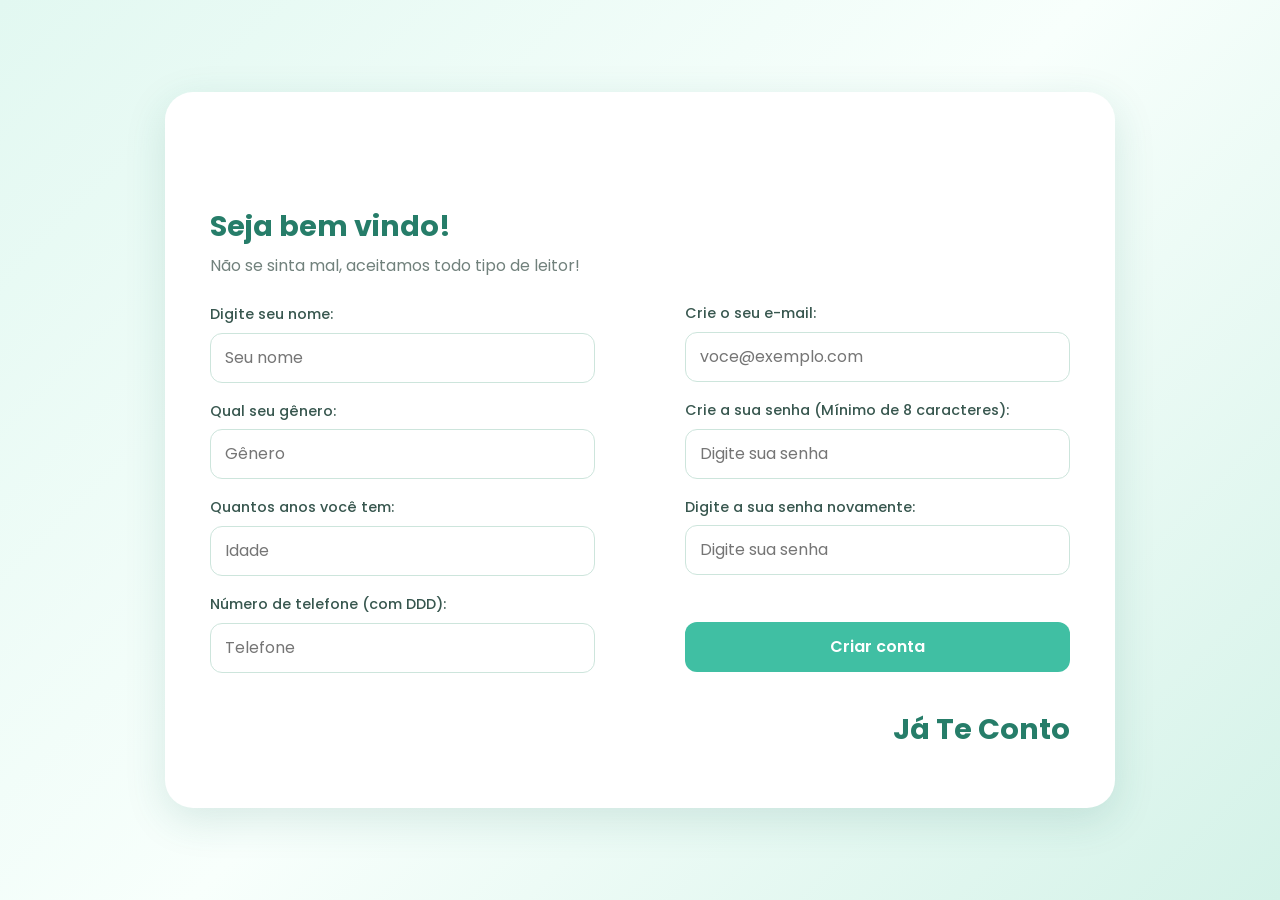
<file: RedesIII-Bootstrap/cadastro.html>
<!DOCTYPE html>
<html lang="pt-br">
<head>
    <meta charset="UTF-8">
    <meta name="viewport" content="width=device-width, initial-scale=1.0">

    <title>Já Te Conto | Cadastro</title>

    <link href="https://cdn.jsdelivr.net/npm/bootstrap@5.0.2/dist/css/bootstrap.min.css"
          rel="stylesheet">

    <link rel="preconnect" href="https://fonts.googleapis.com">
    <link rel="preconnect" href="https://fonts.gstatic.com" crossorigin>
    <link href="https://fonts.googleapis.com/css2?family=Poppins:wght@400;500;600;700&display=swap"
          rel="stylesheet">

    <link rel="stylesheet" href="assets/cadastro_style.css">
</head>

<body class="pagina-login">

    <main class="tela-acesso">

        <section class="caixa-acesso">

            <div class="lado-capitu">
                
                <h2>Seja bem vindo!</h2>

                <p class="texto-apoio">
                    Não se sinta mal, aceitamos todo tipo de leitor!
                </p>

                <form id="formLogin">

                    <div class="campo-acesso">
                        <label for="email">Digite seu nome:</label>
                        <input
                            type="name"
                            id="name"
                            name="name"
                            placeholder="Seu nome"
                            autocomplete="name"
                            required>
                    </div>

                    <div class="campo-acesso">
                        <label for="email">Qual seu gênero:</label>
                        <input
                            type="gender"
                            id="gender"
                            name="gender"
                            placeholder="Gênero"
                            autocomplete="gender"
                            required>
                    </div>

                    <div class="campo-acesso">
                        <label for="email">Quantos anos você tem:</label>
                        <input
                            type="age"
                            id="age"
                            name="age"
                            placeholder="Idade"
                            autocomplete="age"
                            required>
                    </div>

                    <div class="campo-acesso">
                        <label for="email">Número de telefone (com DDD):</label>
                        <input
                            type="phonenumber"
                            id="phonenumber"
                            name="phonenumber"
                            placeholder="Telefone"
                            autocomplete="phonenumber"
                            required>
                    </div>

                </form>

            </div>

            <div class="lado-formulario">

                <form id="formLogin">

                    <div class="campo-acesso">
                        <label for="email">Crie o seu e-mail:</label>
                        <input
                            type="email"
                            id="email"
                            name="email"
                            placeholder="voce@exemplo.com"
                            autocomplete="email"
                            required>
                    </div>

                    <div class="campo-acesso">
                        <label for="senha">Crie a sua senha (Mínimo de 8 caracteres):</label>
                        <input
                            type="password"
                            id="senha"
                            name="senha"
                            placeholder="Digite sua senha"
                            autocomplete="current-password"
                            required>
                    </div>

                    <div class="campo-acesso">
                        <label for="senha">Digite a sua senha novamente:</label>
                        <input
                            type="password"
                            id="senha"
                            name="senha"
                            placeholder="Digite sua senha"
                            autocomplete="current-password"
                            required>
                    </div>

                    <button class="botao-acesso" type="submit">
                        Criar conta
                    </button>

                    <h1>Já Te Conto</h1>

                    <p id="mensagemLogin" role="status"></p>

                </form>

            </div>
        </section>

    </main>

    <script>
        document.getElementById("formLogin").addEventListener("submit", function(event) {
            event.preventDefault();

            document.getElementById("mensagemLogin").textContent =
                "A tela está pronta! O acesso real será configurado quando conectarmos a autenticação.";
        });
    </script>

</body>
</html>
</file>
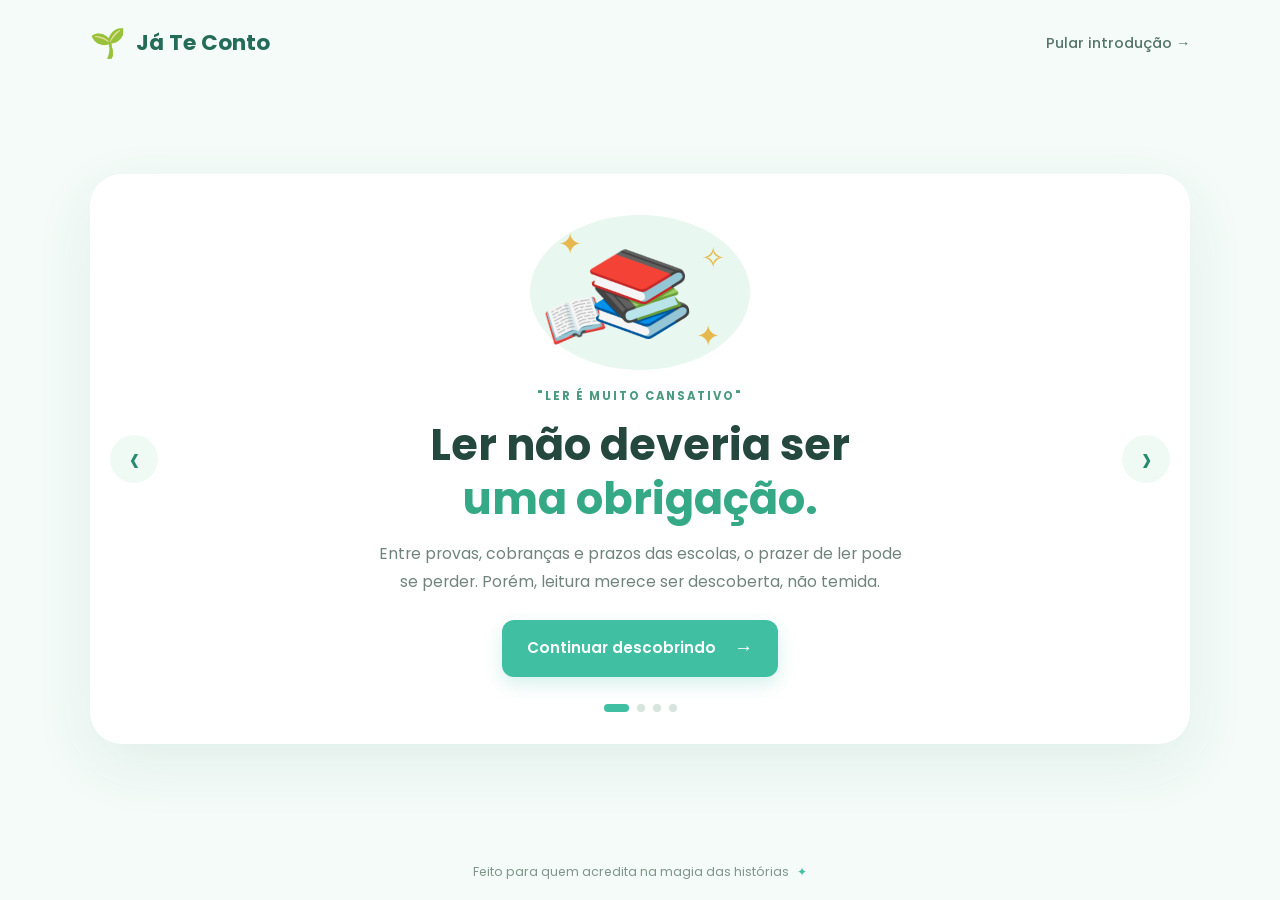
<file: RedesIII-Bootstrap/introducao.html>
<!DOCTYPE html>
<html lang="pt-br">
<head>
    <meta charset="UTF-8">
    <meta name="viewport" content="width=device-width, initial-scale=1.0">

    <title>Já Te Conto | Redescubra a leitura</title>

    <!-- Fonte Poppins -->
    <link rel="preconnect" href="https://fonts.googleapis.com">
    <link rel="preconnect" href="https://fonts.gstatic.com" crossorigin>
    <link href="https://fonts.googleapis.com/css2?family=Poppins:wght@300;400;500;600;700;800&display=swap" rel="stylesheet">

    <!-- Bootstrap -->
    <link href="https://cdn.jsdelivr.net/npm/bootstrap@5.0.2/dist/css/bootstrap.min.css" rel="stylesheet">

    <!-- CSS do projeto -->
    <link rel="stylesheet" href="assets/style.css">
</head>

<body class="pagina-introducao">

    <!-- CABEÇALHO -->
    <header class="intro-topo">
        <a href="introducao.html" class="intro-logo">
            <span class="intro-logo-icone">🌱</span>
            <span>Já Te Conto</span>
        </a>

        <a href="login.html" class="intro-pular">
            Pular introdução →
        </a>
    </header>

    <!-- CARROSSEL DE INTRODUÇÃO -->
    <main class="intro-principal">

        <div id="carrosselIntroducao"
             class="carousel slide"
             data-bs-interval="false"
             data-bs-touch="true">

            <div class="carousel-inner">

                <!-- SLIDE 1: O PROBLEMA -->
                <section class="carousel-item active">

                    <div class="intro-conteudo">

                        <div class="intro-ilustracao ilustracao-livros">
                            <span class="estrela estrela-1">✦</span>
                            <span class="estrela estrela-2">✧</span>
                            <span class="livro-lateral">📖</span>
                            <span class="livro-central">📚</span>
                            <span class="estrela estrela-3">✦</span>
                        </div>

                        <span class="intro-etiqueta">
                            "LER É MUITO CANSATIVO"
                        </span>

                        <h1>
                            Ler não deveria ser<br>
                            <span>uma obrigação.</span>
                        </h1>

                        <p>
                            Entre provas, cobranças e prazos das escolas,
                            o prazer de ler pode se perder.
                            Porém, leitura merece ser descoberta,
                            não temida.
                        </p>

                        <button class="btn intro-botao"
                                type="button"
                                data-bs-target="#carrosselIntroducao"
                                data-bs-slide="next">
                            Continuar descobrindo <span>→</span>
                        </button>

                        <div class="intro-paginacao">
                            <span class="ponto ativo"></span>
                            <span class="ponto"></span>
                            <span class="ponto"></span>
                            <span class="ponto"></span>
                        </div>

                    </div>
                </section>


                <!-- SLIDE 2: A REFLEXÃO -->
                <section class="carousel-item">

                    <div class="intro-conteudo">

                        <div class="intro-ilustracao ilustracao-mundo">
                            <span class="nuvem">☁</span>
                            <span class="livro-aberto">📖</span>
                            <span class="brilho brilho-1">✦</span>
                            <span class="brilho brilho-2">✧</span>
                            <span class="folha">🌿</span>
                        </div>

                        <span class="intro-etiqueta">
                            "MAS É IMPOSSÍVEL COMPETIR"
                        </span>

                        <h1>
                            Entre aparências e distrações,<br>
                            <span>onde fica a leitura?</span>
                        </h1>

                        <p>
                            Em meio ao consumismo literário pelo surgimento da "imagem
                             culta de leitores" e à
                            correria digital, o conhecimento e o
                            prazer de ler podem ficar em segundo plano.
                            Que tal mudar essa história?
                        </p>

                        <button class="btn intro-botao"
                                type="button"
                                data-bs-target="#carrosselIntroducao"
                                data-bs-slide="next">
                            Conhecer nossa ideia <span>→</span>
                        </button>

                        <div class="intro-paginacao">
                            <span class="ponto"></span>
                            <span class="ponto ativo"></span>
                            <span class="ponto"></span>
                            <span class="ponto"></span>
                        </div>

                    </div>
                </section>


                <!-- SLIDE 3: A SOLUÇÃO -->
                <section class="carousel-item">

                    <div class="intro-conteudo">

                        <div class="intro-ilustracao ilustracao-jornada">
                            <span class="caminho">〰</span>
                            <span class="livro-jornada">📕</span>
                            <span class="mascote-jornada">🌱</span>
                            <span class="brilho brilho-1">✦</span>
                            <span class="brilho brilho-2">✧</span>
                        </div>

                        <span class="intro-etiqueta">
                            "O QUE É 'jÁ TE CONTO'?"
                        </span>

                        <h1>
                            Redescubra<br>
                            <span>o prazer de ler.</span>
                        </h1>

                        <p>
                            Encontre conteúdos literários em PDF,
                            amplie seus conhecimentos e descubra
                            histórias que tornam a leitura uma
                            experiência prazerosa.
                        </p>

                        <button class="btn intro-botao"
                                type="button"
                                data-bs-target="#carrosselIntroducao"
                                data-bs-slide="next">
                            Descobrir mais <span>→</span>
                        </button>

                        <div class="intro-paginacao">
                            <span class="ponto"></span>
                            <span class="ponto"></span>
                            <span class="ponto ativo"></span>
                            <span class="ponto"></span>
                        </div>

                    </div>
                </section>


                <!-- SLIDE 4: SLOGAN E CONVITE -->
                <section class="carousel-item">

                    <div class="intro-conteudo">

                        <div class="intro-ilustracao ilustracao-livros">
                            <span class="estrela estrela-1">✦</span>
                            <span class="estrela estrela-2">✧</span>
                            <span class="livro-lateral">📖</span>
                            <span class="livro-central">📚</span>
                            <span class="estrela estrela-3">✦</span>
                        </div>

                        <span class="intro-etiqueta">
                            SUA PRÓXIMA AVENTURA COMEÇA AQUI
                        </span>

                        <h1>
                            Sua próxima história favorita?<br>
                            <span>Já te conto!</span>
                        </h1>

                        <p>
                            Um universo de histórias espera por você.
                            Descubra novos livros, amplie seus
                            conhecimentos e se apaixone pela leitura.
                        </p>

                        <a href="login.html" class="btn intro-botao">
                            Começar minha jornada <span>→</span>
                        </a>

                        <div class="intro-paginacao">
                            <span class="ponto"></span>
                            <span class="ponto"></span>
                            <span class="ponto"></span>
                            <span class="ponto ativo"></span>
                        </div>

                    </div>
                </section>

            </div>

            <!-- SETA PARA VOLTAR -->
            <button class="carousel-control-prev intro-seta intro-seta-esquerda"
                    type="button"
                    data-bs-target="#carrosselIntroducao"
                    data-bs-slide="prev"
                    aria-label="Slide anterior">

                <span aria-hidden="true">‹</span>
            </button>

            <!-- SETA PARA AVANÇAR -->
            <button class="carousel-control-next intro-seta intro-seta-direita"
                    type="button"
                    data-bs-target="#carrosselIntroducao"
                    data-bs-slide="next"
                    aria-label="Próximo slide">

                <span aria-hidden="true">›</span>
            </button>

        </div>
    </main>

    <!-- RODAPÉ -->
    <footer class="intro-rodape">
        Feito para quem acredita na magia das histórias
        <span>✦</span>
    </footer>

    <!-- JavaScript do Bootstrap -->
    <script src="https://cdn.jsdelivr.net/npm/bootstrap@5.0.2/dist/js/bootstrap.bundle.min.js"></script>

</body>
</html>
</file>
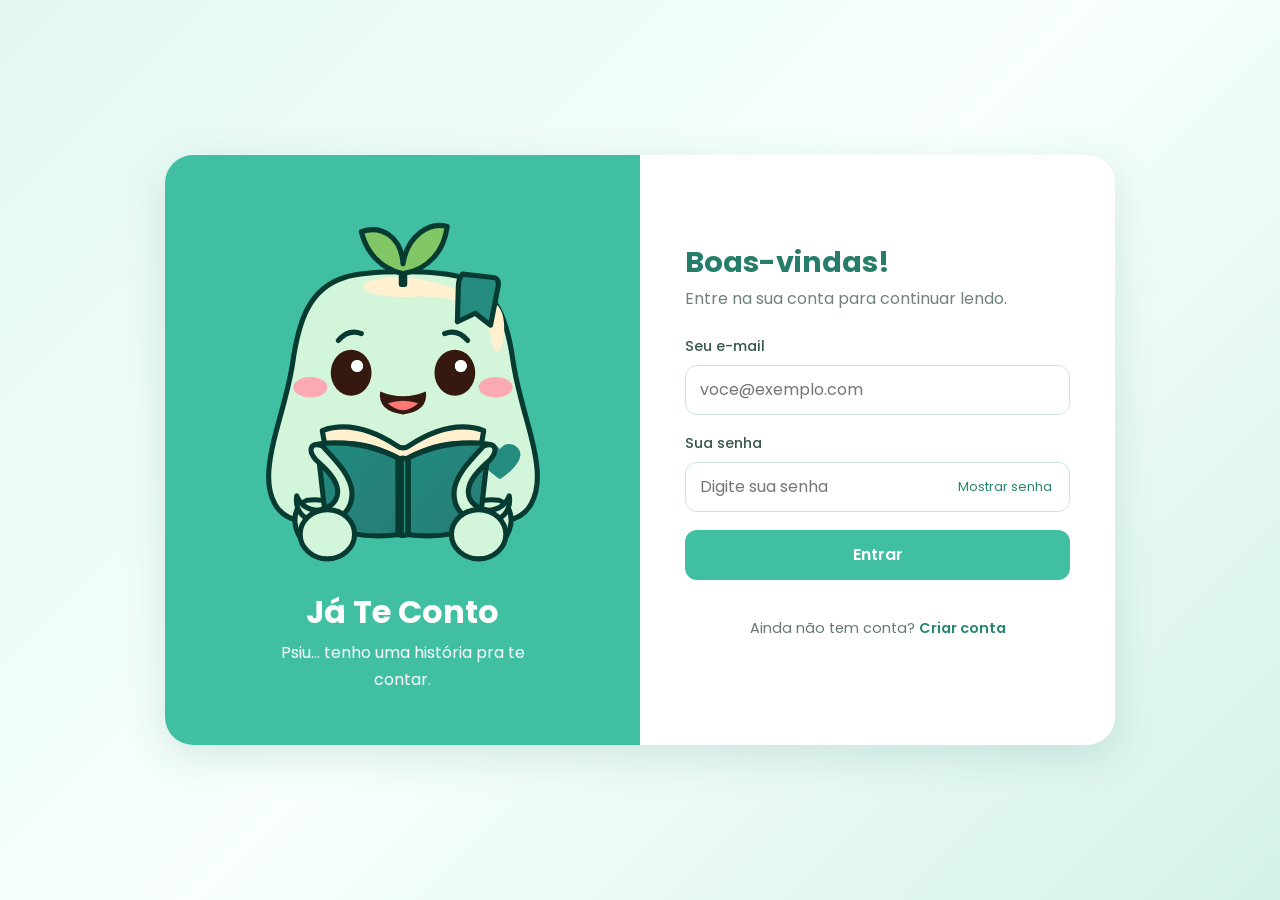
<file: RedesIII-Bootstrap/login.html>
<!DOCTYPE html>
<html lang="pt-br">

<head>
    <meta charset="UTF-8">
    <meta name="viewport" content="width=device-width, initial-scale=1.0">

    <title>Já Te Conto | Entrar</title>

    <!-- Bootstrap -->
    <link href="https://cdn.jsdelivr.net/npm/bootstrap@5.0.2/dist/css/bootstrap.min.css"
          rel="stylesheet">

    <!-- Fonte Poppins -->
    <link rel="preconnect" href="https://fonts.googleapis.com">
    <link rel="preconnect" href="https://fonts.gstatic.com" crossorigin>

    <link href="https://fonts.googleapis.com/css2?family=Poppins:wght@400;500;600;700&display=swap"
          rel="stylesheet">

    <!-- CSS -->
    <link rel="stylesheet" href="assets/style.css">
    <link rel="stylesheet" href="assets/mushu.css">

</head>

<body class="pagina-login">

    <main class="tela-acesso">

        <section class="caixa-acesso">

            <!-- Lado do Mushu -->
            <div class="lado-capitu">

                <div class="mushu-palco" data-mushu></div>

                <h1>Já Te Conto</h1>

                <p>
                    Psiu… tenho uma história pra te contar.
                </p>

            </div>

            <!-- Formulário -->
            <div class="lado-formulario">

                <h2>Boas-vindas!</h2>

                <p class="texto-apoio">
                    Entre na sua conta para continuar lendo.
                </p>

                <form id="formLogin">

                    <div class="campo-acesso">

                        <label for="email">Seu e-mail</label>

                        <input
                            type="email"
                            id="email"
                            name="email"
                            placeholder="voce@exemplo.com"
                            autocomplete="email"
                            required>

                    </div>

                    <div class="campo-acesso">

                        <label for="senha">Sua senha</label>

                        <div class="senha-container">

                            <input
                                type="password"
                                id="senha"
                                name="senha"
                                placeholder="Digite sua senha"
                                autocomplete="current-password"
                                required>

                            <button
                                type="button"
                                id="alternarSenha"
                                class="botao-mostrar-senha"
                                aria-label="Mostrar senha"
                                aria-pressed="false">

                                Mostrar senha

                            </button>

                        </div>

                    </div>

                    <button class="botao-acesso" type="submit">
                        Entrar
                    </button>

                    <p id="mensagemLogin" role="status"></p>

                </form>

                <p class="link-alternar">
                    Ainda não tem conta?
                    <a href="cadastro.html">Criar conta</a>
                </p>

            </div>

        </section>

    </main>

    <!-- JavaScript -->
    <script src="assets/js/mushu.js"></script>
    <script src="assets/js/login.js"></script>

</body>
</html>
</file>
<file: RedesIII-Bootstrap/assets/cadastro_style.css>
/* Cor do cabeçalho */
.cabecalho-verde-agua {
    background-color: #40BFA3;
}


/* Imagens do carrossel */
#carouselExampleControls .carousel-item img {
    width: 100%;
    height: 700px;
    object-fit: contain;
    object-position: center;
}


/* Imagens dos cards */
.card-img-top {
    height: 700px;
    width: 100%;
    
}


/* Fonte principal do Já Te Conto */
body {
    font-family: 'Poppins', sans-serif;
}


/* Nome do projeto */
.navbar-brand {
    font-family: 'Poppins', sans-serif;
    font-weight: 600;
    letter-spacing: 0.2px;
}

/* Links do menu */
.navbar .nav-link {
    font-family: 'Poppins', sans-serif;
    font-weight: 400;
}

/* Campo e botão de pesquisa */
.navbar .form-control,
.navbar .btn {
    font-family: 'Poppins', sans-serif;
}


/* ===== VISUAL DA TELA DE LOGIN ===== */

body.pagina-login {
    margin: 0;
    font-family: 'Poppins', sans-serif;
}

.pagina-login .tela-acesso {
    min-height: 100vh;
    display: flex;
    align-items: center;
    justify-content: center;
    padding: 30px 16px;
    background: linear-gradient(135deg, #e2f8f1, #f8fffc, #d4f2e8);
}

.pagina-login .caixa-acesso {
    width: 100%;
    max-width: 950px;
    min-height: 540px;
    display: grid;
    grid-template-columns: 1fr 1fr;
    overflow: hidden;
    background: #fff;
    border-radius: 28px;
    box-shadow: 0 12px 40px rgba(35, 117, 98, 0.15);
}

.pagina-login .lado-capitu {
    display: flex;
    flex-direction: column;
    justify-content: center;
    padding: 45px;
}

.pagina-login .lado-formulario h1 {
    font-size: 1.8rem;
    font-weight: 700;
    color: #267d69;
    text-align: right;
    margin-top: 40px;
}

.pagina-login .lado-capitu p {
    max-width: 400px;
    line-height: 1.7;
}

.pagina-login .capitu-provisoria {
    font-size: 100px;
    margin-bottom: 20px;
    animation: capitu-flutuar 3s ease-in-out infinite;
}

@keyframes capitu-flutuar {
    0%, 100% { transform: translateY(0); }
    50% { transform: translateY(-10px); }
}

.pagina-login .lado-formulario {
    display: flex;
    flex-direction: column;
    justify-content: center;
    padding: 45px;
    margin-top: 166px;
}

.pagina-login .lado-capitu h2 {
    color: #267d69;
    font-size: 1.8rem;
    font-weight: 700;
    margin-bottom: 8px;
}

.pagina-login .texto-apoio {
    color: #71817c;
    margin-bottom: 25px;
}

.pagina-login .campo-acesso {
    margin-bottom: 18px;
}

.pagina-login .campo-acesso label {
    display: block;
    margin-bottom: 7px;
    color: #38574f;
    font-size: 0.9rem;
    font-weight: 500;
}

.pagina-login .campo-acesso input {
    width: 100%;
    padding: 12px 14px;
    border: 1px solid #cde5dc;
    border-radius: 12px;
    outline: none;
    font: inherit;
    box-sizing: border-box;
}

.pagina-login .campo-acesso input:focus {
    border-color: #40BFA3;
    box-shadow: 0 0 0 3px rgba(64, 191, 163, 0.15);
}

.pagina-login .botao-acesso {
    width: 100%;
    padding: 13px;
    border: none;
    border-radius: 12px;
    background: #40BFA3;
    color: #fff;
    font: inherit;
    font-weight: 600;
    cursor: pointer;
    margin-top: 29px;
}

.pagina-login .botao-acesso:hover {
    background: #299d83;
}

.pagina-login .link-alternar {
    margin-top: 22px;
    text-align: center;
    color: #657a73;
    font-size: 0.9rem;
}

.pagina-login .link-alternar a {
    color: #27866f;
    font-weight: 600;
    text-decoration: none;
}

.pagina-login .link-alternar a:hover {
    text-decoration: underline;
}

@media (max-width: 700px) {
    .pagina-login .caixa-acesso {
        grid-template-columns: 1fr;
        max-width: 440px;
    }

    .pagina-login .lado-capitu {
        padding: 25px 20px;
    }

    .pagina-login .capitu-provisoria {
        font-size: 65px;
        margin-bottom: 8px;
    }

    .pagina-login .lado-capitu h1 {
        font-size: 1.6rem;
    }

    .pagina-login .lado-capitu p {
        margin-bottom: 0;
    }

    .pagina-login .lado-formulario {
        padding: 30px 24px;
    }
}

/* ========================================
   INTRODUÇÃO — JÁ TE CONTO
======================================== */

.pagina-introducao {
    margin: 0;
    min-height: 100vh;
    font-family: 'Poppins', sans-serif;
    background: #f4fbf8;
    color: #24483e;
    display: flex;
    flex-direction: column;
}

.intro-topo {
    width: 100%;
    padding: 22px 7%;
    display: flex;
    justify-content: space-between;
    align-items: center;
    gap: 16px;
}

.intro-logo {
    display: flex;
    align-items: center;
    gap: 10px;
    color: #246b58;
    font-size: 1.35rem;
    font-weight: 700;
    text-decoration: none;
}

.intro-logo:hover {
    color: #246b58;
}

.intro-logo-icone {
    font-size: 1.8rem;
}

.intro-pular {
    color: #56756b;
    text-decoration: none;
    font-size: 0.9rem;
    font-weight: 500;
}

.intro-pular:hover {
    color: #16866b;
}

.intro-principal {
    flex: 1;
    display: flex;
    align-items: center;
    justify-content: center;
    padding: 10px 6% 25px;
}

#carrosselIntroducao {
    width: 100%;
    max-width: 1100px;
    margin: auto;
    background: #ffffff;
    border-radius: 32px;
    box-shadow: 0 20px 60px rgba(39, 111, 88, 0.09);
    overflow: hidden;
}

#carrosselIntroducao .carousel-item {
    min-height: 570px;
}

.intro-conteudo {
    min-height: 570px;
    padding: 38px 100px 28px;
    display: flex;
    flex-direction: column;
    align-items: center;
    justify-content: center;
    text-align: center;
}

.intro-ilustracao {
    position: relative;
    width: 220px;
    height: 155px;
    margin-bottom: 18px;
    display: flex;
    justify-content: center;
    align-items: center;
    border-radius: 50%;
    background: #e8f7f0;
}

.intro-ilustracao span {
    position: absolute;
}

.livro-central {
    font-size: 5.3rem;
    transform: rotate(-7deg);
}

.livro-lateral {
    font-size: 3rem;
    left: 15px;
    bottom: 14px;
    transform: rotate(-18deg);
}

.estrela {
    color: #e6b84f;
    font-size: 1.8rem;
}

.estrela-1 {
    top: 8px;
    left: 28px;
}

.estrela-2 {
    top: 22px;
    right: 25px;
}

.estrela-3 {
    right: 30px;
    bottom: 12px;
}

.ilustracao-mundo {
    background: #e9f4ff;
}

.nuvem {
    top: 5px;
    left: 20px;
    color: #a2c6e7;
    font-size: 3.5rem;
}

.livro-aberto {
    font-size: 5.5rem;
    transform: rotate(5deg);
}

.folha {
    right: 17px;
    bottom: 5px;
    font-size: 2.3rem;
    transform: rotate(18deg);
}

.br ilho {
    color: #e6b84f;
}

.brilho {
    color: #e6b84f;
    font-size: 1.8rem;
}

.brilho-1 {
    top: 17px;
    right: 25px;
}

.brilho-2 {
    left: 25px;
    bottom: 18px;
}

.ilustracao-jornada {
    background: #fff4df;
}

.livro-jornada {
    font-size: 4.5rem;
    left: 36px;
    bottom: 22px;
    transform: rotate(-12deg);
}

.mascote-jornada {
    font-size: 4.3rem;
    right: 32px;
    top: 16px;
}

.caminho {
    color: #87c9ad;
    font-size: 4rem;
    left: 60px;
    top: 20px;
    transform: rotate(-35deg);
}

.intro-etiqueta {
    margin-bottom: 12px;
    color: #4b9b80;
    font-size: 0.72rem;
    font-weight: 700;
    letter-spacing: 2px;
}

.intro-conteudo h1 {
    margin: 0 0 14px;
    color: #24483e;
    font-size: clamp(1.8rem, 3.4vw, 2.7rem);
    font-weight: 700;
    line-height: 1.25;
}

.intro-conteudo h1 span {
    color: #35a985;
}

.intro-conteudo p {
    max-width: 540px;
    margin: 0 0 24px;
    color: #70847c;
    font-size: 0.98rem;
    line-height: 1.8;
}

.intro-botao {
    display: inline-flex;
    justify-content: center;
    align-items: center;
    gap: 18px;
    padding: 14px 25px;
    border: none;
    border-radius: 12px;
    background: #40bfa3;
    color: #ffffff;
    font-family: 'Poppins', sans-serif;
    font-size: 0.95rem;
    font-weight: 600;
    text-decoration: none;
    box-shadow: 0 7px 18px rgba(64, 191, 163, 0.22);
    transition: transform 0.2s ease, background 0.2s ease;
}

.intro-botao:hover {
    background: #299e83;
    color: #ffffff;
    transform: translateY(-2px);
}

.intro-botao span {
    font-size: 1.2rem;
}

.intro-paginacao {
    display: flex;
    gap: 8px;
    margin-top: 27px;
}

.intro-paginacao .ponto {
    width: 8px;
    height: 8px;
    border-radius: 50%;
    background: #d5e5dd;
}

.intro-paginacao .ponto.ativo {
    width: 25px;
    border-radius: 8px;
    background: #40bfa3;
}

.intro-seta {
    width: 48px;
    height: 48px;
    top: 50%;
    bottom: auto;
    transform: translateY(-50%);
    border-radius: 50%;
    background: #f0faf5;
    opacity: 1;
}

.intro-seta span {
    color: #278b70;
    font-size: 2.5rem;
    line-height: 1;
}

.intro-seta:hover {
    background: #dcf4e9;
}

.intro-seta-esquerda {
    left: 20px;
}

.intro-seta-direita {
    right: 20px;
}

.intro-rodape {
    padding: 18px;
    color: #80958c;
    text-align: center;
    font-size: 0.78rem;
}

.intro-rodape span {
    color: #40bfa3;
    margin-left: 5px;
}

/* Ajustes para celular */
@media (max-width: 600px) {
    .intro-topo {
        padding: 18px 5%;
    }

    .intro-logo {
        font-size: 1.1rem;
    }

    .intro-pular {
        font-size: 0.78rem;
    }

    .intro-principal {
        padding: 8px 4% 20px;
    }

    #carrosselIntroducao {
        border-radius: 23px;
    }

    #carrosselIntroducao .carousel-item,
    .intro-conteudo {
        min-height: 570px;
    }

    .intro-conteudo {
        padding: 35px 35px 25px;
    }

    .intro-ilustracao {
        width: 175px;
        height: 130px;
    }

    .intro-conteudo h1 {
        font-size: 1.8rem;
    }

    .intro-conteudo p {
        font-size: 0.88rem;
    }

    .intro-etiqueta {
        font-size: 0.6rem;
        letter-spacing: 1px;
    }

    .intro-botao {
        padding: 12px 16px;
        font-size: 0.82rem;
        gap: 10px;
    }

    .intro-seta {
        width: 32px;
        height: 40px;
    }

    .intro-seta-esquerda {
        left: 3px;
    }

    .intro-seta-direita {
        right: 3px;
    }
}
</file>
<file: RedesIII-Bootstrap/assets/style.css>
/* ========================================
   CONFIGURAÇÕES GERAIS
======================================== */

.cabecalho-verde-agua {
    background-color: #40BFA3 !important;
}

body {
    font-family: 'Poppins', sans-serif;
}

.navbar-brand {
    font-family: 'Poppins', sans-serif;
    font-weight: 600;
    letter-spacing: 0.2px;
}

.navbar .nav-link {
    font-family: 'Poppins', sans-serif;
    font-weight: 400;
}

.navbar .form-control,
.navbar .btn {
    font-family: 'Poppins', sans-serif;
}

#carouselExampleControls .carousel-item img {
    width: 100%;
    height: 700px;
    object-fit: contain;
    object-position: center;
}

.card-img-top {
    height: 700px;
    width: 100%;
}


/* ========================================
   TELA DE LOGIN
======================================== */

body.pagina-login {
    margin: 0;
    font-family: 'Poppins', sans-serif;
}

.pagina-login .tela-acesso {
    min-height: 100vh;
    display: flex;
    align-items: center;
    justify-content: center;
    padding: 30px 16px;
    background: linear-gradient(135deg, #e2f8f1, #f8fffc, #d4f2e8);
}

.pagina-login .caixa-acesso {
    width: 100%;
    max-width: 950px;
    min-height: 540px;
    display: grid;
    grid-template-columns: 1fr 1fr;
    overflow: hidden;
    background: #fff;
    border-radius: 28px;
    box-shadow: 0 12px 40px rgba(35, 117, 98, 0.15);
}

.pagina-login .lado-capitu {
    display: flex;
    flex-direction: column;
    align-items: center;
    justify-content: center;
    padding: 35px;
    text-align: center;
    background: #40BFA3;
    color: #fff;
}

.pagina-login .lado-capitu h1 {
    font-size: 2rem;
    font-weight: 700;
}

.pagina-login .lado-capitu p {
    max-width: 300px;
    line-height: 1.7;
}

.pagina-login .capitu-provisoria {
    font-size: 100px;
    margin-bottom: 20px;
    animation: capitu-flutuar 3s ease-in-out infinite;
}

@keyframes capitu-flutuar {
    0%, 100% {
        transform: translateY(0);
    }

    50% {
        transform: translateY(-10px);
    }
}

.pagina-login .lado-formulario {
    display: flex;
    flex-direction: column;
    justify-content: center;
    padding: 45px;
}

.pagina-login .lado-formulario h2 {
    color: #267d69;
    font-size: 1.8rem;
    font-weight: 700;
    margin-bottom: 8px;
}

.pagina-login .texto-apoio {
    color: #71817c;
    margin-bottom: 25px;
}

.pagina-login .campo-acesso {
    margin-bottom: 18px;
}

.pagina-login .campo-acesso label {
    display: block;
    margin-bottom: 7px;
    color: #38574f;
    font-size: 0.9rem;
    font-weight: 500;
}

.pagina-login .campo-acesso input {
    width: 100%;
    padding: 12px 14px;
    border: 1px solid #cde5dc;
    border-radius: 12px;
    outline: none;
    font: inherit;
    box-sizing: border-box;
}

.pagina-login .campo-acesso input:focus {
    border-color: #40BFA3;
    box-shadow: 0 0 0 3px rgba(64, 191, 163, 0.15);
}

.pagina-login .botao-acesso {
    width: 100%;
    padding: 13px;
    border: none;
    border-radius: 12px;
    background: #40BFA3;
    color: #fff;
    font: inherit;
    font-weight: 600;
    cursor: pointer;
}

.pagina-login .botao-acesso:hover {
    background: #299d83;
}

.pagina-login .link-alternar {
    margin-top: 22px;
    text-align: center;
    color: #657a73;
    font-size: 0.9rem;
}

.pagina-login .link-alternar a {
    color: #27866f;
    font-weight: 600;
    text-decoration: none;
}

.pagina-login .link-alternar a:hover {
    text-decoration: underline;
}


/* ========================================
   TELA DE INTRODUÇÃO
======================================== */

.pagina-introducao {
    margin: 0;
    min-height: 100vh;
    font-family: 'Poppins', sans-serif;
    background: #f4fbf8;
    color: #24483e;
    display: flex;
    flex-direction: column;
}

.intro-topo {
    width: 100%;
    padding: 22px 7%;
    display: flex;
    justify-content: space-between;
    align-items: center;
    gap: 16px;
}

.intro-logo {
    display: flex;
    align-items: center;
    gap: 10px;
    color: #246b58;
    font-size: 1.35rem;
    font-weight: 700;
    text-decoration: none;
}

.intro-logo:hover {
    color: #246b58;
}

.intro-logo-icone {
    font-size: 1.8rem;
}

.intro-pular {
    color: #56756b;
    text-decoration: none;
    font-size: 0.9rem;
    font-weight: 500;
}

.intro-pular:hover {
    color: #16866b;
}

.intro-principal {
    flex: 1;
    display: flex;
    align-items: center;
    justify-content: center;
    padding: 10px 6% 25px;
}

#carrosselIntroducao {
    width: 100%;
    max-width: 1100px;
    margin: auto;
    background: #ffffff;
    border-radius: 32px;
    box-shadow: 0 20px 60px rgba(39, 111, 88, 0.09);
    overflow: hidden;
}

#carrosselIntroducao .carousel-item {
    min-height: 570px;
}

.intro-conteudo {
    min-height: 570px;
    padding: 38px 100px 28px;
    display: flex;
    flex-direction: column;
    align-items: center;
    justify-content: center;
    text-align: center;
}

.intro-ilustracao {
    position: relative;
    width: 220px;
    height: 155px;
    margin-bottom: 18px;
    display: flex;
    justify-content: center;
    align-items: center;
    border-radius: 50%;
    background: #e8f7f0;
}

.intro-ilustracao span {
    position: absolute;
}

.livro-central {
    font-size: 5.3rem;
    transform: rotate(-7deg);
}

.livro-lateral {
    font-size: 3rem;
    left: 15px;
    bottom: 14px;
    transform: rotate(-18deg);
}

.estrela {
    color: #e6b84f;
    font-size: 1.8rem;
}

.estrela-1 {
    top: 8px;
    left: 28px;
}

.estrela-2 {
    top: 22px;
    right: 25px;
}

.estrela-3 {
    right: 30px;
    bottom: 12px;
}

.ilustracao-mundo {
    background: #e9f4ff;
}

.nuvem {
    top: 5px;
    left: 20px;
    color: #a2c6e7;
    font-size: 3.5rem;
}

.livro-aberto {
    font-size: 5.5rem;
    transform: rotate(5deg);
}

.folha {
    right: 17px;
    bottom: 5px;
    font-size: 2.3rem;
    transform: rotate(18deg);
}

.brilho {
    color: #e6b84f;
    font-size: 1.8rem;
}

.brilho-1 {
    top: 17px;
    right: 25px;
}

.brilho-2 {
    left: 25px;
    bottom: 18px;
}

.ilustracao-jornada {
    background: #fff4df;
}

.livro-jornada {
    font-size: 4.5rem;
    left: 36px;
    bottom: 22px;
    transform: rotate(-12deg);
}

.mascote-jornada {
    font-size: 4.3rem;
    right: 32px;
    top: 16px;
}

.caminho {
    color: #87c9ad;
    font-size: 4rem;
    left: 60px;
    top: 20px;
    transform: rotate(-35deg);
}

.intro-etiqueta {
    margin-bottom: 12px;
    color: #4b9b80;
    font-size: 0.72rem;
    font-weight: 700;
    letter-spacing: 2px;
}

.intro-conteudo h1 {
    margin: 0 0 14px;
    color: #24483e;
    font-size: clamp(1.8rem, 3.4vw, 2.7rem);
    font-weight: 700;
    line-height: 1.25;
}

.intro-conteudo h1 span {
    color: #35a985;
}

.intro-conteudo p {
    max-width: 540px;
    margin: 0 0 24px;
    color: #70847c;
    font-size: 0.98rem;
    line-height: 1.8;
}

.intro-botao {
    display: inline-flex;
    justify-content: center;
    align-items: center;
    gap: 18px;
    padding: 14px 25px;
    border: none;
    border-radius: 12px;
    background: #40bfa3;
    color: #ffffff;
    font-family: 'Poppins', sans-serif;
    font-size: 0.95rem;
    font-weight: 600;
    text-decoration: none;
    box-shadow: 0 7px 18px rgba(64, 191, 163, 0.22);
    transition: transform 0.2s ease, background 0.2s ease;
}

.intro-botao:hover {
    background: #299e83;
    color: #ffffff;
    transform: translateY(-2px);
}

.intro-botao span {
    font-size: 1.2rem;
}

.intro-paginacao {
    display: flex;
    gap: 8px;
    margin-top: 27px;
}

.intro-paginacao .ponto {
    width: 8px;
    height: 8px;
    border-radius: 50%;
    background: #d5e5dd;
}

.intro-paginacao .ponto.ativo {
    width: 25px;
    border-radius: 8px;
    background: #40bfa3;
}

.intro-seta {
    width: 48px;
    height: 48px;
    top: 50%;
    bottom: auto;
    transform: translateY(-50%);
    border-radius: 50%;
    background: #f0faf5;
    opacity: 1;
}

.intro-seta span {
    color: #278b70;
    font-size: 2.5rem;
    line-height: 1;
}

.intro-seta:hover {
    background: #dcf4e9;
}

.intro-seta-esquerda {
    left: 20px;
}

.intro-seta-direita {
    right: 20px;
}

.intro-rodape {
    padding: 18px;
    color: #80958c;
    text-align: center;
    font-size: 0.78rem;
}

.intro-rodape span {
    color: #40bfa3;
    margin-left: 5px;
}


/* ========================================
   PÁGINA INICIAL
======================================== */

.pagina-inicio {
    margin: 0;
    background: #f4fbf8;
    color: #24483e;
    font-family: 'Poppins', sans-serif;
}

.pagina-inicio .navbar {
    padding: 15px 0;
    box-shadow: 0 3px 15px rgba(35, 117, 98, 0.08);
}

.pagina-inicio .navbar-brand {
    font-size: 1.5rem;
}

.pagina-inicio .nav-link {
    margin: 0 5px;
}

.pagina-inicio .nav-link:hover {
    opacity: 0.8;
}

.pagina-inicio .navbar .btn-light {
    color: #267d69;
    font-weight: 600;
    border: none;
}


/* ========================================
   APRESENTAÇÃO — DICAS DE LEITURA
======================================== */

.inicio-hero {
    min-height: 430px;
    padding: 65px 9%;
    display: flex;
    align-items: center;
    justify-content: space-between;
    gap: 65px;
    background: linear-gradient(120deg, #e5f6ee, #f8fcf9);
    overflow: hidden;
}

.inicio-hero-conteudo {
    flex: 1.4;
    max-width: 680px;
}

.inicio-etiqueta {
    color: #399b7e;
    font-size: 0.75rem;
    font-weight: 600;
    letter-spacing: 2.5px;
}

.inicio-hero h1 {
    margin: 18px 0 25px;
    color: #24483e;
    font-family: 'Poppins', sans-serif;
    font-size: clamp(2.3rem, 4vw, 3.2rem);
    font-weight: 700;
    line-height: 1.25;
}

.inicio-hero h1 span {
    color: #35a985;
}

.inicio-hero p {
    margin-bottom: 17px;
    color: #62776e;
    font-family: 'Poppins', sans-serif;
    font-size: 0.94rem;
    font-weight: 400;
    line-height: 1.9;
    text-align: justify;
}

.inicio-hero .inicio-frase-final {
    margin-top: 22px;
    color: #27866f;
    font-weight: 600;
    text-align: left;
}

.inicio-hero-ilustracao {
    flex: 0.8;
    min-width: 250px;
    max-width: 330px;
    height: auto;
    background: transparent;
}

.dicas-visuais {
    display: flex;
    flex-direction: column;
    gap: 17px;
    width: 100%;
}

.dicas-visuais div {
    display: flex;
    align-items: center;
    gap: 15px;
    padding: 20px;
    border: 1px solid #d9eee4;
    border-radius: 16px;
    background: rgba(255, 255, 255, 0.85);
    box-shadow: 0 5px 18px rgba(39, 111, 88, 0.06);
    color: #27866f;
    font-size: 1.5rem;
}

.dicas-visuais span {
    color: #49685b;
    font-size: 0.85rem;
    font-weight: 500;
}


/* ========================================
   INTRODUÇÃO AOS GÊNEROS
======================================== */

.generos-principal {
    padding: 65px 7% 75px;
}

.generos-introducao {
    margin-bottom: 35px;
    text-align: center;
}

.generos-introducao span {
    color: #35a985;
    font-size: 0.72rem;
    font-weight: 700;
    letter-spacing: 2px;
}

.generos-introducao h2 {
    margin: 12px 0;
    color: #24483e;
    font-size: clamp(1.7rem, 4vw, 2.3rem);
    font-weight: 700;
}

.generos-introducao p {
    color: #71847c;
    font-size: 0.95rem;
}


/* ========================================
   CARROSSEL ÚNICO DE GÊNEROS
======================================== */

.carrossel-generos {
    position: relative;

    width: calc(100% - 48px);
    max-width: 1075px;

    margin: 27px auto;
    overflow: hidden;

    border-radius: 25px;
    background: #ffffff;

    box-shadow: 0 15px 45px rgba(39, 111, 88, 0.09);
}

.carrossel-generos .carousel-inner {
    width: 100%;
    height: auto;
}

.carrossel-generos .carousel-item {
    width: 100%;
    height: auto;
}

.genero-slide {
    width: 100%;
    min-height: 0;
    height: auto;

    box-sizing: border-box;

    padding: 40px 75px 55px;

    text-align: center;
}

.genero-numero {
    color: #35a985;
    font-size: 0.72rem;
    font-weight: 700;
    letter-spacing: 2px;
}

.genero-slide h3 {
    margin: 15px 0;
    color: #246b58;
    font-size: 2rem;
    font-weight: 700;
}

.genero-descricao {
    max-width: 650px;
    margin: 0 auto 35px;
    color: #71847c;
    font-size: 0.92rem;
    line-height: 1.8;
}

.genero-slide h4 {
    margin-bottom: 25px;
    color: #24483e;
    font-size: 1.15rem;
    font-weight: 600;
}

/* ========================================
   LIVROS RECOMENDADOS
======================================== */

.livros-recomendados {
    display: grid;
    grid-template-columns: repeat(3, minmax(0, 1fr));
    gap: 25px;
    max-width: 750px;
    margin: auto;
}

.livro-recomendado {
    display: flex;
    flex-direction: column;
    align-items: center;
    gap: 9px;
    color: #24483e;
    text-decoration: none;
    transition: transform 0.2s ease;
}

.livro-recomendado:hover {
    color: #27866f;
    transform: translateY(-5px);
}

.ordem-leitura {
    color: #35a985;
    font-size: 0.68rem;
    font-weight: 700;
    letter-spacing: 0.5px;
}

.capa-placeholder {
    width: 100%;
    max-width: 165px;
    aspect-ratio: 2 / 3;
    padding: 15px;
    display: flex;
    flex-direction: column;
    align-items: center;
    justify-content: center;
    gap: 12px;
    border-radius: 8px;
    box-shadow: 0 7px 18px rgba(32, 82, 65, 0.13);
    text-align: center;
    color: white;
}

.capa-placeholder strong {
    font-size: 1rem;
    line-height: 1.4;
}

.capa-placeholder small {
    font-size: 0.7rem;
    line-height: 1.5;
}

.livro-recomendado > strong {
    max-width: 190px;
    font-size: 0.85rem;
    line-height: 1.5;
}

.livro-recomendado > small {
    color: #71847c;
    font-size: 0.75rem;
}

.capa-placeholder.romance {
    background: linear-gradient(145deg, #f6c7cf, #b75f82);
}

.capa-placeholder.ficcao {
    background: linear-gradient(145deg, #172c45, #347c91);
}

.capa-placeholder.fantasia {
    background: linear-gradient(145deg, #263e65, #7963a9);
}

.capa-placeholder.classicos {
    background: linear-gradient(145deg, #d9c5a0, #876e50);
}

.capa-placeholder.infantojuvenil {
    background: linear-gradient(145deg, #a5d9c3, #4b9e86);
}

.capa-placeholder.aventura {
    background: linear-gradient(145deg, #d9a75e, #8b653c);
}

.capa-placeholder.suspense {
    background: linear-gradient(145deg, #29313b, #695b71);
}


/* ========================================
   SETAS DO CARROSSEL
======================================== */

.seta-genero {
    width: 55px;
    opacity: 1;
}

.seta-genero .carousel-control-prev-icon,
.seta-genero .carousel-control-next-icon {
    width: 35px;
    height: 35px;
    padding: 8px;
    border-radius: 50%;
    background-color: #40bfa3;
    background-size: 55%;
}


/* ========================================
   INDICADORES DO CARROSSEL
======================================== */

.indicadores-genero {
    position: absolute;
    bottom: 18px;
    left: 50%;
    z-index: 5;
    display: flex;
    gap: 8px;
    transform: translateX(-50%);
}

.indicadores-genero button {
    width: 9px;
    height: 9px;
    padding: 0;
    border: 0;
    border-radius: 50%;
    background: #cde5d9;
}

.indicadores-genero button.active {
    width: 25px;
    border-radius: 8px;
    background: #40bfa3;
}


/* ========================================
   RODAPÉ
======================================== */

.inicio-rodape {
    padding: 35px 20px;
    background: #e4f5ed;
    color: #71847c;
    text-align: center;
}

.inicio-rodape a {
    color: #27866f;
    font-size: 1.3rem;
    font-weight: 700;
    text-decoration: none;
}

.inicio-rodape p {
    margin: 10px 0;
    font-size: 0.85rem;
}

.inicio-rodape span {
    font-size: 0.75rem;
}


/* ========================================
   RESPONSIVIDADE — CELULARES E TABLETS
======================================== */

/* Login */

@media (max-width: 700px) {

    .pagina-login .caixa-acesso {
        grid-template-columns: 1fr;
        max-width: 440px;
    }

    .pagina-login .lado-capitu {
        padding: 25px 20px;
    }

    .pagina-login .capitu-provisoria {
        font-size: 65px;
        margin-bottom: 8px;
    }

    .pagina-login .lado-capitu h1 {
        font-size: 1.6rem;
    }

    .pagina-login .lado-capitu p {
        margin-bottom: 0;
    }

    .pagina-login .lado-formulario {
        padding: 30px 24px;
    }
}


/* Introdução */

@media (max-width: 600px) {

    .intro-topo {
        padding: 18px 5%;
    }

    .intro-logo {
        font-size: 1.1rem;
    }

    .intro-pular {
        font-size: 0.78rem;
    }

    .intro-principal {
        padding: 8px 4% 20px;
    }

    #carrosselIntroducao {
        border-radius: 23px;
    }

    #carrosselIntroducao .carousel-item,
    .intro-conteudo {
        min-height: 570px;
    }

    .intro-conteudo {
        padding: 35px 35px 25px;
    }

    .intro-ilustracao {
        width: 175px;
        height: 130px;
    }

    .intro-conteudo h1 {
        font-size: 1.8rem;
    }

    .intro-conteudo p {
        font-size: 0.88rem;
    }

    .intro-etiqueta {
        font-size: 0.6rem;
        letter-spacing: 1px;
    }

    .intro-botao {
        padding: 12px 16px;
        font-size: 0.82rem;
        gap: 10px;
    }

    .intro-seta {
        width: 32px;
        height: 40px;
    }

    .intro-seta-esquerda {
        left: 3px;
    }

    .intro-seta-direita {
        right: 3px;
    }
}


/* Página inicial */

@media (max-width: 700px) {

    .inicio-hero {
        padding: 45px 7%;
        flex-direction: column;
        align-items: stretch;
        gap: 30px;
    }

    .inicio-hero-ilustracao {
        max-width: none;
        min-width: 0;
    }

    .inicio-hero p {
        font-size: 0.88rem;
    }

    .dicas-visuais div {
        padding: 15px;
    }

    .generos-principal {
        padding: 45px 4%;
    }

    .genero-slide {
        min-height: auto;
        padding: 40px 35px 65px;
    }

    .genero-slide h3 {
        font-size: 1.55rem;
    }

    .genero-descricao {
        font-size: 0.82rem;
    }

    .livros-recomendados {
        gap: 12px;
    }

    .ordem-leitura {
        font-size: 0.55rem;
    }

    .capa-placeholder {
        padding: 9px;
    }

    .capa-placeholder strong {
        font-size: 0.8rem;
    }

    .capa-placeholder small {
        font-size: 0.62rem;
    }

    .livro-recomendado > strong {
        font-size: 0.72rem;
    }

    .livro-recomendado > small {
        font-size: 0.65rem;
    }

    .seta-genero {
        width: 30px;
    }

    .seta-genero .carousel-control-prev-icon,
    .seta-genero .carousel-control-next-icon {
        width: 25px;
        height: 25px;
    }
}


/* Celulares menores */

@media (max-width: 420px) {

    .genero-slide {
        padding-left: 28px;
        padding-right: 28px;
    }

    .livros-recomendados {
        gap: 8px;
    }

    .ordem-leitura {
        font-size: 0.48rem;
    }

    .capa-placeholder strong {
        font-size: 0.7rem;
    }
}


/* ========================================
   FRASES LITERÁRIAS
======================================== */

.frase-literaria {
    max-width: 700px;
    margin: 25px auto 30px;
    color: #987080;
    font-family: 'Playfair Display', serif;
    font-size: 1.05rem;
    font-style: italic;
    line-height: 1.8;
    text-align: center;
}

.frase-literaria span {
    display: block;
    margin-top: 10px;
    font-family: 'Poppins', sans-serif;
    font-size: 0.85rem;
    font-style: normal;
    font-weight: 700;
}


/* ========================================
   CAPAS REAIS DOS LIVROS
======================================== */

.capa-livro {
    display: block;
    width: 100%;
    max-width: 165px;
    aspect-ratio: 2 / 3;
    object-fit: cover;
    object-position: center;
    border-radius: 8px;
    box-shadow: 0 7px 18px rgba(32, 82, 65, 0.13);
    transition: transform 0.2s ease, box-shadow 0.2s ease;
}

.livro-recomendado:hover .capa-livro {
    transform: scale(1.03);
    box-shadow: 0 10px 24px rgba(32, 82, 65, 0.2);
}

@media (max-width: 700px) {
    .capa-livro {
        max-width: 100%;
    }
}
</file>
<file: RedesIII-Bootstrap/assets/mushu.css>
/* ==========================================
   MUSHU — MASCOTE ANIMADO DO LOGIN
   ========================================== */


/* ---------- PALCO DO MASCOTE ---------- */

.pagina-login .mushu-palco {
    width: min(100%, 340px);
    margin: 0 auto 20px;
    display: flex;
    align-items: center;
    justify-content: center;
    position: relative;
}

.pagina-login .mushu-svg {
    display: block;
    width: 100%;
    height: auto;
    overflow: visible;

    animation: mushu-flutuar 3s ease-in-out infinite;
}


/* ---------- CONTORNOS ---------- */

.mushu-svg .mushu-line {
    stroke: #073b32;
    stroke-width: 6;
    stroke-linecap: round;
    stroke-linejoin: round;
}


/* ---------- CORPO E LIVRO ---------- */

.mushu-svg .mushu-body {
    fill: #d3f5d9;
}

.mushu-svg .mushu-book {
    fill: #278c80;
}

.mushu-svg .mushu-page {
    fill: #fff0cf;
}


/* ---------- BRAÇOS ---------- */

.mushu-svg .mushu-arm {
    fill: #d3f5d9;
    stroke: #073b32;
    stroke-width: 6;
    stroke-linecap: round;
    stroke-linejoin: round;

    transition:
        transform 400ms ease,
        opacity 300ms ease;
}


/* ---------- ESTADO NORMAL ---------- */

/* Mushu segura seu livro com as duas mãos */

.mushu-svg .mushu-open-arms {
    opacity: 1;
    transition: opacity 250ms ease;
}

.mushu-svg .mushu-visible-arms,
.mushu-svg .mushu-covered-arms {
    opacity: 0;
    pointer-events: none;
}


/* ---------- ESTADO: SENHA OCULTA ---------- */

/* As duas patinhas cobrem os olhos */

.mushu-svg[data-estado="oculta"] .mushu-open-arms {
    opacity: 0;
    pointer-events: none;
}

.mushu-svg[data-estado="oculta"] .mushu-covered-arms {
    opacity: 1;
    pointer-events: auto;
}

.mushu-svg[data-estado="oculta"] .mushu-visible-arms {
    opacity: 0;
    pointer-events: none;
}

/* Pequeno movimento das patinhas ao subir */

.mushu-svg .mushu-cover {
    transform-box: view-box;
    transform-origin: center;
    transition: transform 400ms ease;
}

.mushu-svg[data-estado="oculta"] .mushu-cover {
    transform: translateY(-3px);
}


/* ---------- ESTADO: SENHA VISÍVEL ---------- */

/* Uma patinha cobre os olhos e a outra segura o livro */

.mushu-svg[data-estado="visivel"] .mushu-open-arms {
    opacity: 0;
    pointer-events: none;
}

.mushu-svg[data-estado="visivel"] .mushu-covered-arms {
    opacity: 0;
    pointer-events: none;
}

.mushu-svg[data-estado="visivel"] .mushu-visible-arms {
    opacity: 1;
    pointer-events: auto;
}

/* Movimento sutil da patinha que continua cobrindo */

.mushu-svg .mushu-one-cover {
    transform-box: fill-box;
    transform-origin: center;
    transition: transform 400ms ease;
}

.mushu-svg[data-estado="visivel"] .mushu-one-cover {
    transform: translateY(-2px);
}


/* ---------- SOBRANCELHAS ---------- */

/* Posição original */

.mushu-svg .mushu-eyebrows {
    transform: translateY(0);
    transition: transform 350ms ease;
}

/* Sobem quando Mushu cobre os olhos */

.mushu-svg[data-estado="oculta"] .mushu-eyebrows,
.mushu-svg[data-estado="visivel"] .mushu-eyebrows {
    transform: translateY(-35px);
}

/* ---------- OLHOS E SOBRANCELHAS ---------- */

.mushu-svg .mushu-eyes {
    opacity: 1;
}

.mushu-svg .mushu-eye-left,
.mushu-svg .mushu-eye-right,
.mushu-svg .mushu-eyebrow-left,
.mushu-svg .mushu-eyebrow-right {
    opacity: 1;
}

/* ---------- BOCHECHAS CORADAS ---------- */

.mushu-svg .mushu-blush {
    opacity: 1;
}

/* ---------- BOCHECHAS ---------- */

.mushu-svg .mushu-blush {
    opacity: 1;
}


/* ---------- ANIMAÇÃO DE FLUTUAÇÃO ---------- */

@keyframes mushu-flutuar {

    0%,
    100% {
        transform: translateY(0);
    }

    50% {
        transform: translateY(-5px);
    }
}


/* ---------- CAMPO DE SENHA ---------- */

.pagina-login .senha-container {
    position: relative;
}

.pagina-login .senha-container input {
    padding-right: 125px;
}

.pagina-login .botao-mostrar-senha {
    position: absolute;
    top: 50%;
    right: 10px;
    transform: translateY(-50%);

    padding: 5px 8px;
    border: 0;
    border-radius: 6px;

    background: transparent;
    color: #27866f;

    font: inherit;
    font-size: 0.8rem;

    cursor: pointer;
}

.pagina-login .botao-mostrar-senha:hover {
    color: #155b4d;
}

.pagina-login .botao-mostrar-senha:focus-visible {
    outline: 2px solid #27866f;
    outline-offset: 2px;
}


/* ---------- RESPONSIVIDADE ---------- */

@media (max-width: 700px) {

    .pagina-login .mushu-palco {
        width: min(190px, 65%);
        margin-bottom: 10px;
    }

}


/* ---------- ACESSIBILIDADE ---------- */

@media (prefers-reduced-motion: reduce) {
    .mushu-svg .mushu-eye-left,
.mushu-svg .mushu-eye-right {
    animation: none;
}

    .pagina-login .mushu-svg {
        animation: none;
    }

    .mushu-svg *,
    .mushu-svg .mushu-arm,
    .mushu-svg .mushu-cover,
    .mushu-svg .mushu-one-cover,
    .mushu-svg .mushu-eyebrows {
        transition: none !important;
    }

}

/* ---------- MOVIMENTO DAS FOLHINHAS ---------- */

.mushu-svg .mushu-sprout {
    transform-box: fill-box;
    transform-origin: bottom center;
    animation: mushu-vento 3s ease-in-out infinite;
}

@keyframes mushu-vento {
    0%, 100% {
        transform: rotate(-4deg);
    }

    50% {
        transform: rotate(5deg);
    }
}

/* ---------- PISCAR DOS OLHINHOS ---------- */

.mushu-svg .mushu-eye-left,
.mushu-svg .mushu-eye-right {
    transform-box: fill-box;
    transform-origin: center;
    animation: mushu-piscar 5s infinite;
}

@keyframes mushu-piscar {
    0%, 44%, 48%, 100% {
        transform: scaleY(1);
    }

    46% {
        transform: scaleY(0.08);
    }
}


/* ---------- ANIMAÇÃO DA BOQUINHA ---------- */

.mushu-svg .mushu-mouth {
    transform-box: view-box;
    transform-origin: center;
    animation: mushu-falar 3s ease-in-out infinite;
}

@keyframes mushu-falar {
    0%, 100% {
        transform: scaleY(1);
    }

    50% {
        transform: scaleY(1.06);
    }
}
</file>
